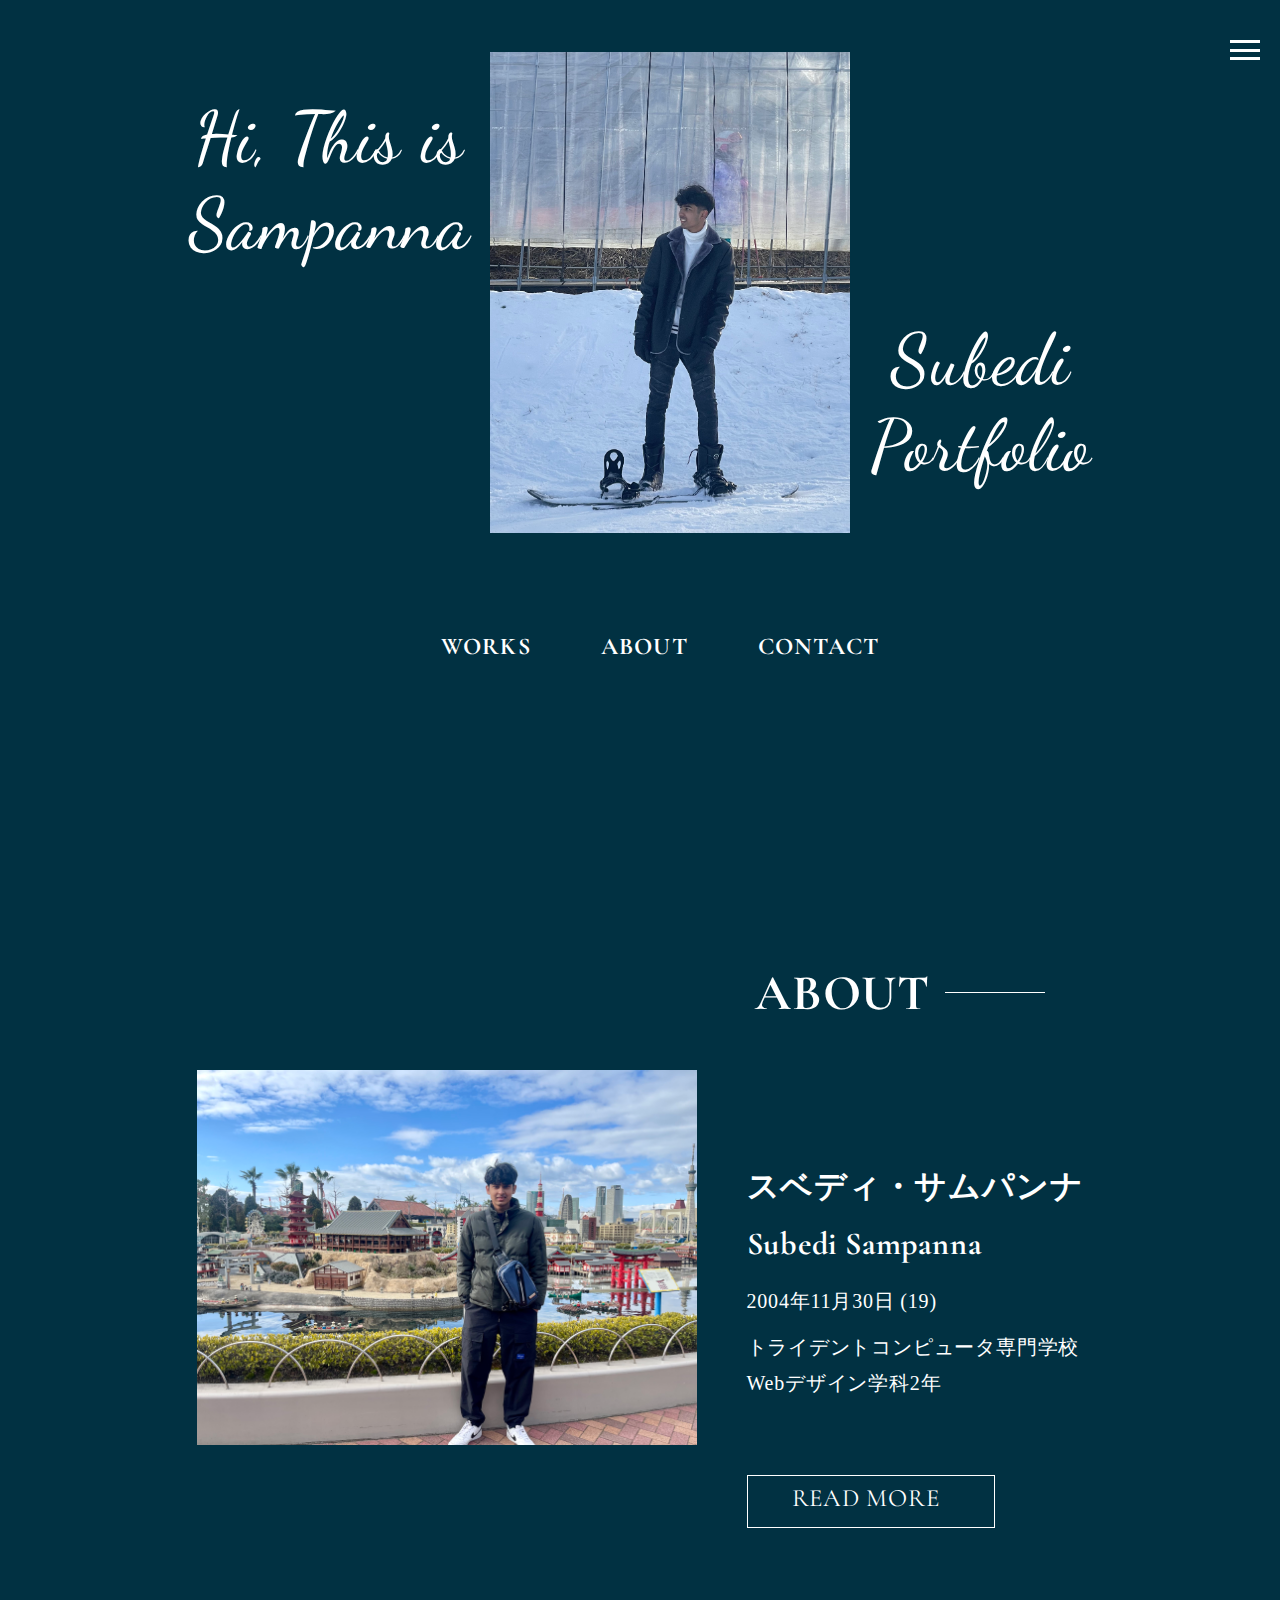
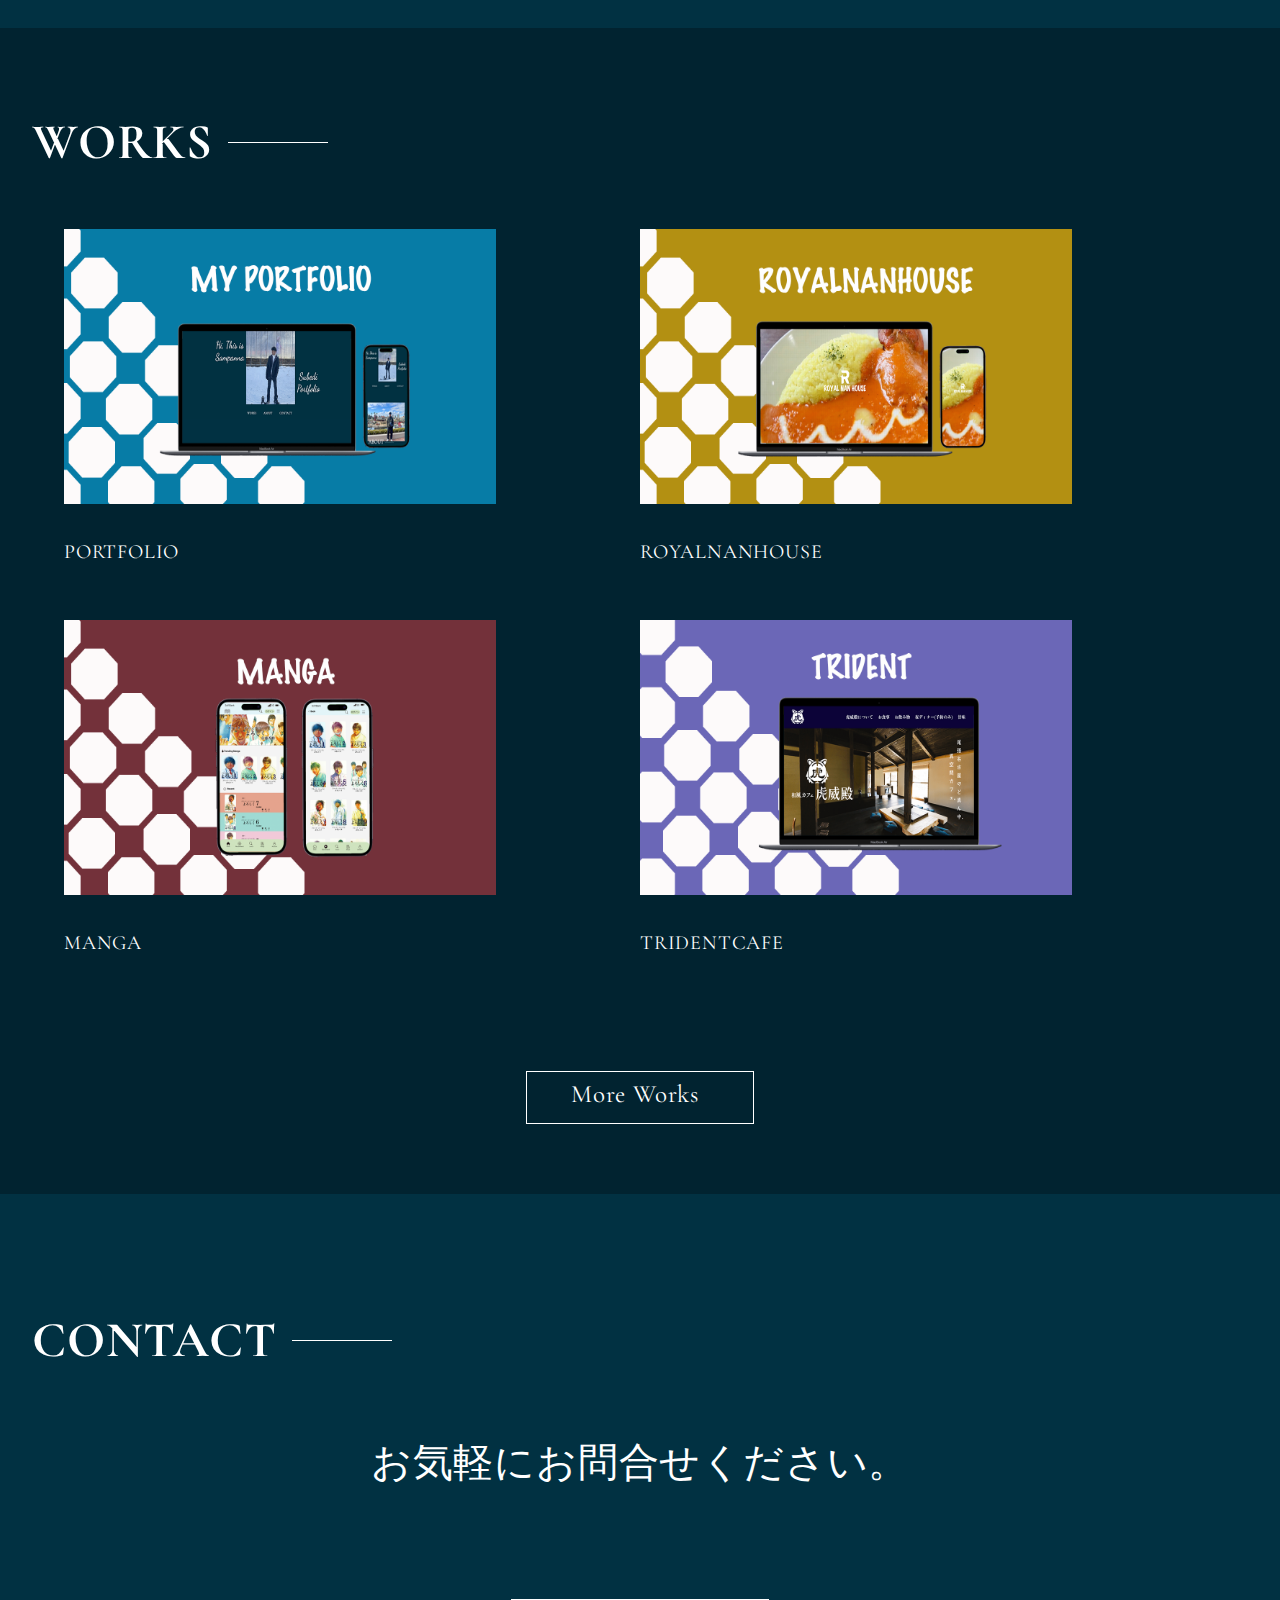
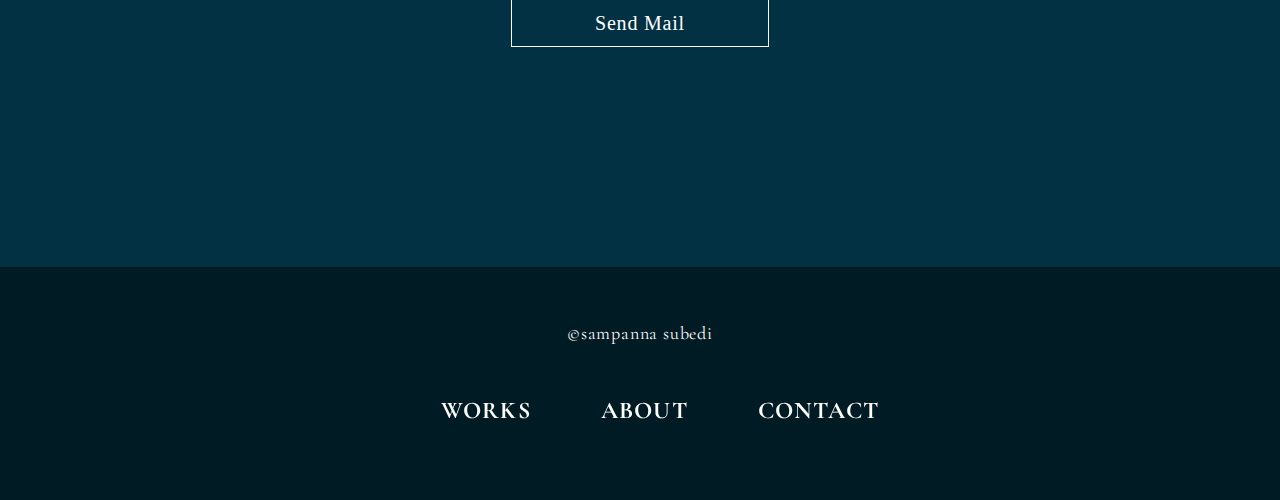
<file: portfolio/index.html>
<!DOCTYPE html>
<html>

<head>
    <meta charset="utf-8">
    <meta name="viewport" content="width=device-width,initial-scale=1.0,user-scalable=no">
    <title>Sampanna'sPortfolio</title>
    <link
        href="https://fonts.googleapis.com/css2?family=Amatic+SC&family=Cormorant+Garamond&family=Dancing+Script&display=swap"
        rel="stylesheet">
    <link href="css/style.css" media="all" rel="stylesheet" type="text/css" />

</head>

<body>
    <div class="wrapper">
        <main class="content">

            <header class="header">
                <div class="header-inner">
                    <p class="header-title">Hi, This is <br>Sampanna</p>
                    <img src="./image/img1.jpeg" alt="Your Image" class="header-image">
                    <p class="header-subtitle">Subedi <br>Portfolio</p>
                </div>
            </header>
            <nav class="gnav">
                <div class="gnav-inner">
                    <ul class="gnav-list">
                        <li class="gnav-item"><a href="#works">WORKS</a></li>
                        <li class="gnav-item"><a href="#about">ABOUT</a></li>
                        <li class="gnav-item"><a href="#contact">CONTACT</a></li>
                    </ul>
                </div>
                <div class="menu-btn" onclick="toggleMenu()">
                    <div class="btn-line"></div>
                    <div class="btn-line"></div>
                    <div class="btn-line"></div>
                </div>
                <nav class="menu">
                    <ul>
                        <li><a href="./index.html">HOME</a></li>
                        <li><a href="./about.html">ABOUT</a></li>
                        <li><a href="./work.html">WORKS</a></li>
                    </ul>
                </nav>
            </nav>

            <section class="about" id="about">
                <div class="about__inner">
                    <div class="about__flex">
                        <img src="./image/img2.jpeg" alt="mypic" class="about__img">
                        <div class="about__info">
                            <h2 class="works__title">ABOUT</h2>
                            <div class="about__info">
                                <dl class="abouts__dl">
                                    <dt class="abouts__dt">スベディ・サムパンナ <br><span class="abouts__eng">Subedi
                                            Sampanna</span></dt>
                                    <dt class="abouts__dd">2004年11月30日 (19)</dt>
                                    <dt class="abouts__dd">トライデントコンピュータ専門学校</dt>
                                    <dt class="abouts__web">Webデザイン学科2年</dt>
                                </dl>
                            </div>

                            <a href="./about.html" class="work__btn btn">READ MORE</a>
                        </div>
                    </div>
                </div>
            </section>


            <section class="works" id="works">
                <h2 class="works__title">WORKS</h2>
                <div class="works__flex">
                    <div class="works__card">
                        <a href="./portfolio.html">
                            <div class="works__box">
                                <img class="works__img" src="./image/portfolio.png" alt="">
                            </div>
                            <p class="works__sub">PORTFOLIO</p>
                        </a>
                    </div>
                    <div class="works__card">
                        <a href="./royalnanhouse.html">
                            <div class="works__box">
                                <img class="works__img" src="./image/royalnanhouse.png" alt="">
                            </div>
                            <p class="works__sub">ROYALNANHOUSE</p>
                        </a>
                    </div>
                    <div class="works__card">
                        <a href="./manga.html">
                            <div class="works__box">
                                <img class="works__img" src="./image/manga.png" alt="">
                            </div>
                            <p class="works__sub">MANGA</p>
                        </a>
                    </div>
                    <div class="works__card">
                        <a href="./cafe.html">
                            <div class="works__box">
                                <img class="works__img" src="./image/cafe.png" alt="">
                            </div>
                            <p class="works__sub">TRIDENTCAFE</p>
                        </a>
                    </div>
                    <a href="./work.html" class="work__btn btn">More Works</a>
            </section>
            <section class="contact" id="contact">
                <h2 class="works__title">CONTACT</h2>
                <p class="contact__text">お気軽にお問合せください。</p>
                <a href="mailto:sampannasubedi9@gmail.com">
                    <p class="contact__link">Send Mail</p>
                </a>
            </section>
        </main>


        <footer class="footer">
            <div class="copyright">&copy;sampanna subedi</div>
            <nav class="gnav1">
                <div class="gnav-inner">
                    <ul class="gnav-list">
                        <li class="gnav-item"><a href="#works">WORKS</a></li>
                        <li class="gnav-item"><a href="#about">ABOUT</a></li>
                        <li class="gnav-item"><a href="#contact">CONTACT</a></li>
                    </ul>
                </div>
            </nav>
        </footer>

    </div>
    <script src="https://ajax.googleapis.com/ajax/libs/jquery/3.5.1/jquery.min.js"></script>
    <script type='text/javascript' src="./js/script.js"></script>
</body>

</html>
</file>
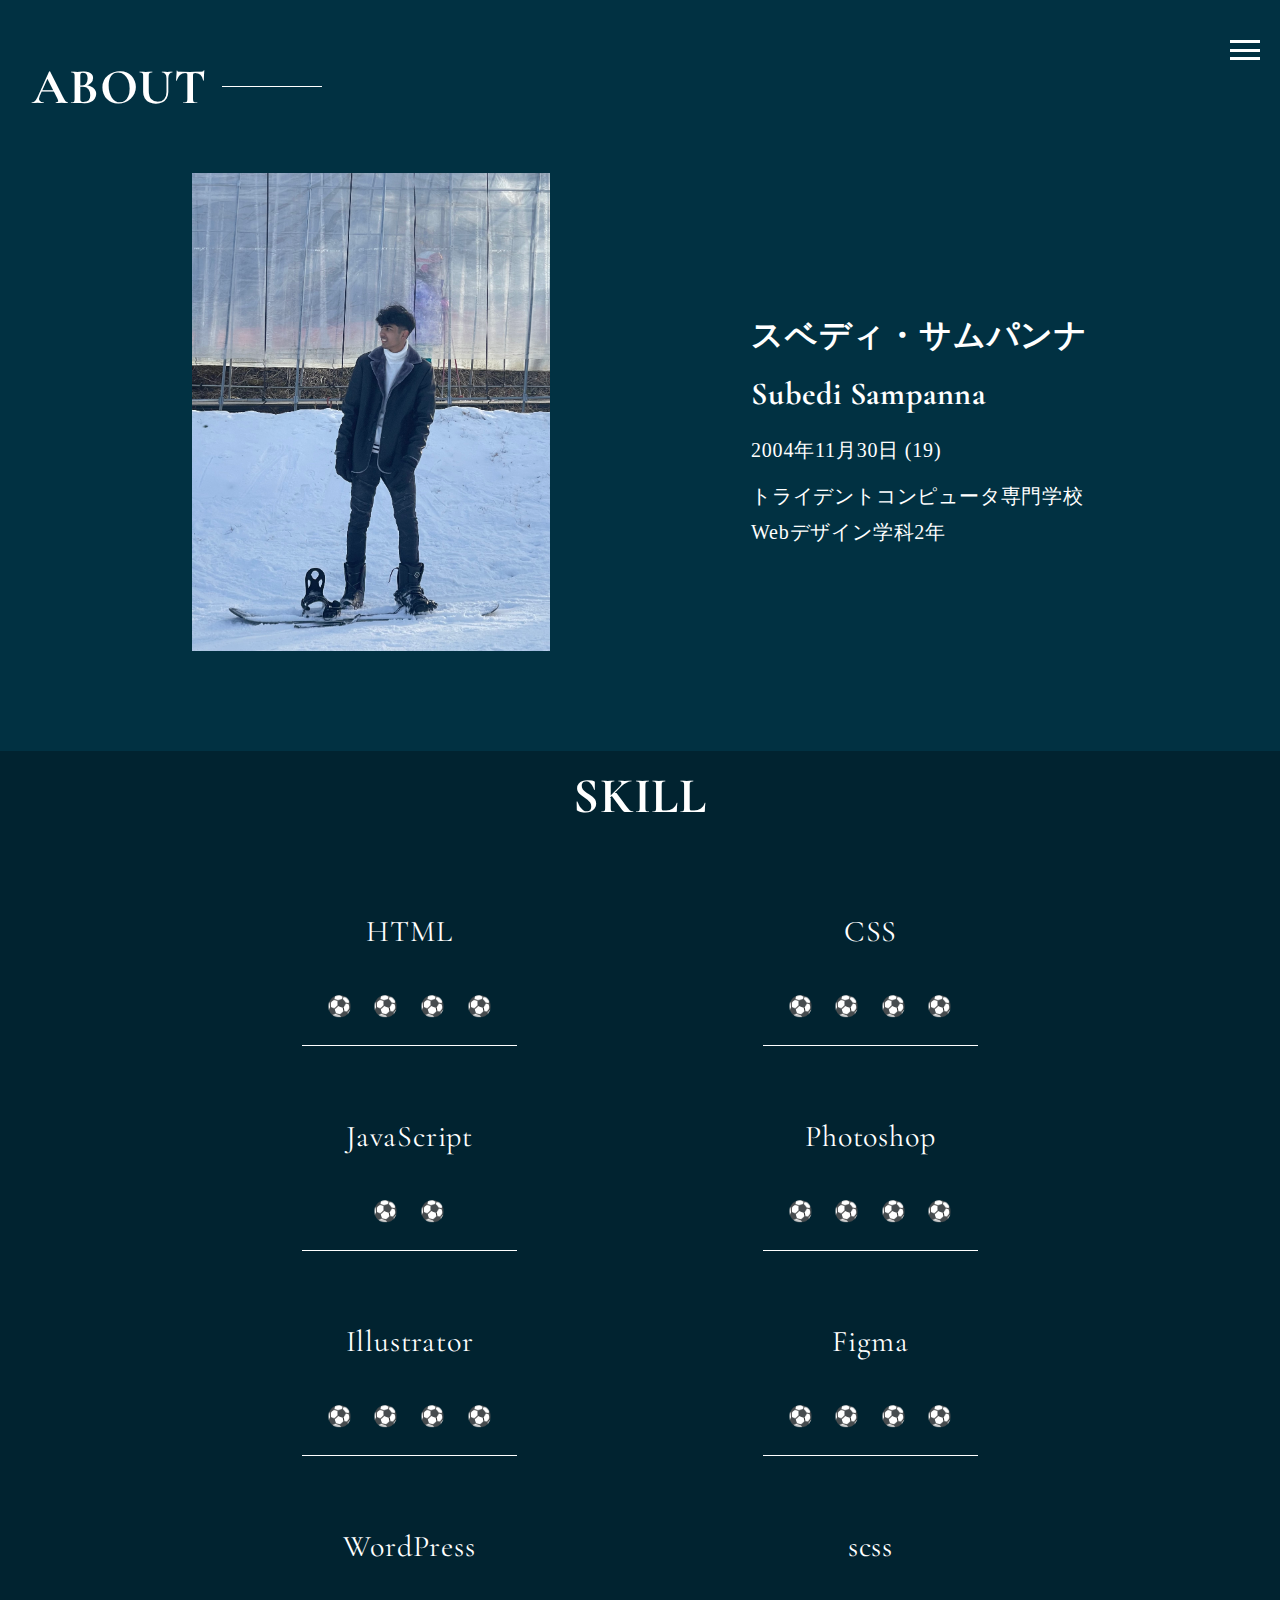
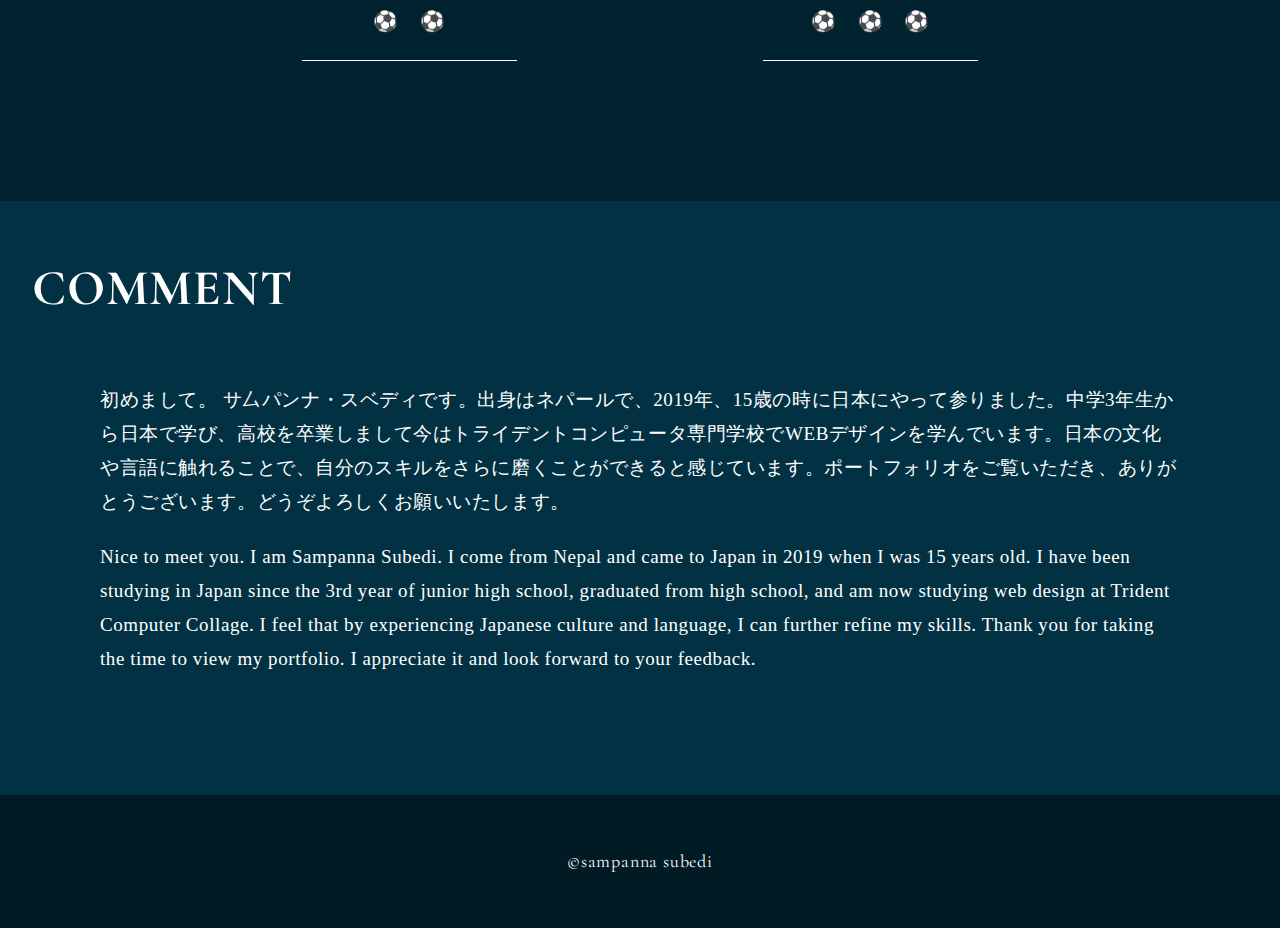
<file: portfolio/about.html>
<!DOCTYPE html>
<html lang="ja">

<head>
    <meta charset="UTF-8">
    <meta http-equiv="X-UA-Compatible" content="IE=edge">
    <meta name="viewport" content="width=device-width, initial-scale=1.0">
    <title>ABOUT | Sampanna'sPortfolio</title>
    <link
        href="https://fonts.googleapis.com/css2?family=Amatic+SC&family=Cormorant+Garamond&family=Dancing+Script&display=swap"
        rel="stylesheet">
    <link href="css/style.css" media="all" rel="stylesheet" type="text/css" />
</head>

<body>
    <div class="menu-btn" onclick="toggleMenu()">
        <div class="btn-line"></div>
        <div class="btn-line"></div>
        <div class="btn-line"></div>
    </div>
    <nav class="menu">
        <ul>
            <li><a href="./index.html">HOME</a></li>
            <li><a href="./about.html">ABOUT</a></li>
            <li><a href="./work.html">WORKS</a></li>
        </ul>
    </nav>
    <section class="abouts">
        <h2 class="works__title">ABOUT</h2>
        <div class="abouts__flex2">
            <img class="abouts__img" src="./image/img1.jpeg" alt="aboutpic">
            <div class="about__info">
                <dl class="abouts__dl">
                    <dt class="abouts__dt">スベディ・サムパンナ <br><span class="abouts__eng">Subedi Sampanna</span></dt>
                    <dt class="abouts__dd">2004年11月30日 (19)</dt>
                    <dt class="abouts__dd">トライデントコンピュータ専門学校 </dt>
                    <dt class="abouts__web">Webデザイン学科2年</dt>
                </dl>
            </div>
        </div>
    </section>
    <section class="skill">
        <h2 class="skill__title">SKILL</h2>
        <div class="skill__width">
            <div class="skill__flex">
                <div class="skill__card">
                    <dl>
                        <dt class="skill__dt">HTML</dt>
                        <dd class="skill__dd">⚽　⚽　⚽　⚽</dd>
                    </dl>
                </div>
                <div class="skill__card">
                    <dl>
                        <dt class="skill__dt">CSS</dt>
                        <dd class="skill__dd">⚽　⚽　⚽　⚽</dd>
                    </dl>
                </div>
                <div class="skill__card">
                    <dl>
                        <dt class="skill__dt">JavaScript</dt>
                        <dd class="skill__dd">⚽　⚽　</dd>
                    </dl>
                </div>
                <div class="skill__card">
                    <dl>
                        <dt class="skill__dt">Photoshop</dt>
                        <dd class="skill__dd">⚽　⚽　⚽　⚽</dd>
                    </dl>
                </div>
                <div class="skill__card">
                    <dl>
                        <dt class="skill__dt">Illustrator</dt>
                        <dd class="skill__dd">⚽　⚽　⚽　⚽</dd>
                    </dl>
                </div>
                <div class="skill__card">
                    <dl>
                        <dt class="skill__dt">Figma</dt>
                        <dd class="skill__dd">⚽　⚽　⚽　⚽</dd>
                    </dl>
                </div>
                <div class="skill__card">
                    <dl>
                        <dt class="skill__dt">WordPress</dt>
                        <dd class="skill__dd">⚽　⚽</dd>
                    </dl>
                </div>
                <div class="skill__card">
                    <dl>
                        <dt class="skill__dt">scss</dt>
                        <dd class="skill__dd">⚽　⚽　⚽</dd>
                    </dl>
                </div>
            </div>
        </div>
    </section>
    <section class="abouts">
        <h2 class="about__title">COMMENT</h2>
        <div class="commentbox">
            <p id="commentText" class="comment__text">初めまして。
                サ厶パンナ・スベディです。出身はネパールで、2019年、15歳の時に日本にやって参りました。中学3年生から日本で学び、高校を卒業しまして今はトライデントコンピュータ専門学校でWEBデザインを学んでいます。日本の文化や言語に触れることで、自分のスキルをさらに磨くことができると感じています。ポートフォリオをご覧いただき、ありがとうございます。どうぞよろしくお願いいたします。
            </p>

            <p id="commentText" class="comment__text">Nice to meet you.
                I am Sampanna Subedi. I come from Nepal and came to Japan in 2019 when I was 15 years old. I have been
                studying in
                Japan since the 3rd year of junior high school, graduated from high school, and am now studying web
                design at
                Trident Computer Collage. I feel that by experiencing Japanese culture and language, I can
                further refine
                my skills. Thank you for taking the time to view my portfolio. I appreciate it and look forward to your
                feedback.
            </p>

        </div>
        </div>
        </div>
    </section>

    <footer class="footer">
        <div class="copyright">&copy;sampanna subedi</div>

    </footer>

    </div>
    <script src="https://ajax.googleapis.com/ajax/libs/jquery/3.5.1/jquery.min.js"></script>
    <script type='text/javascript' src="js/script.js"></script>

</body>

</html>
</file>
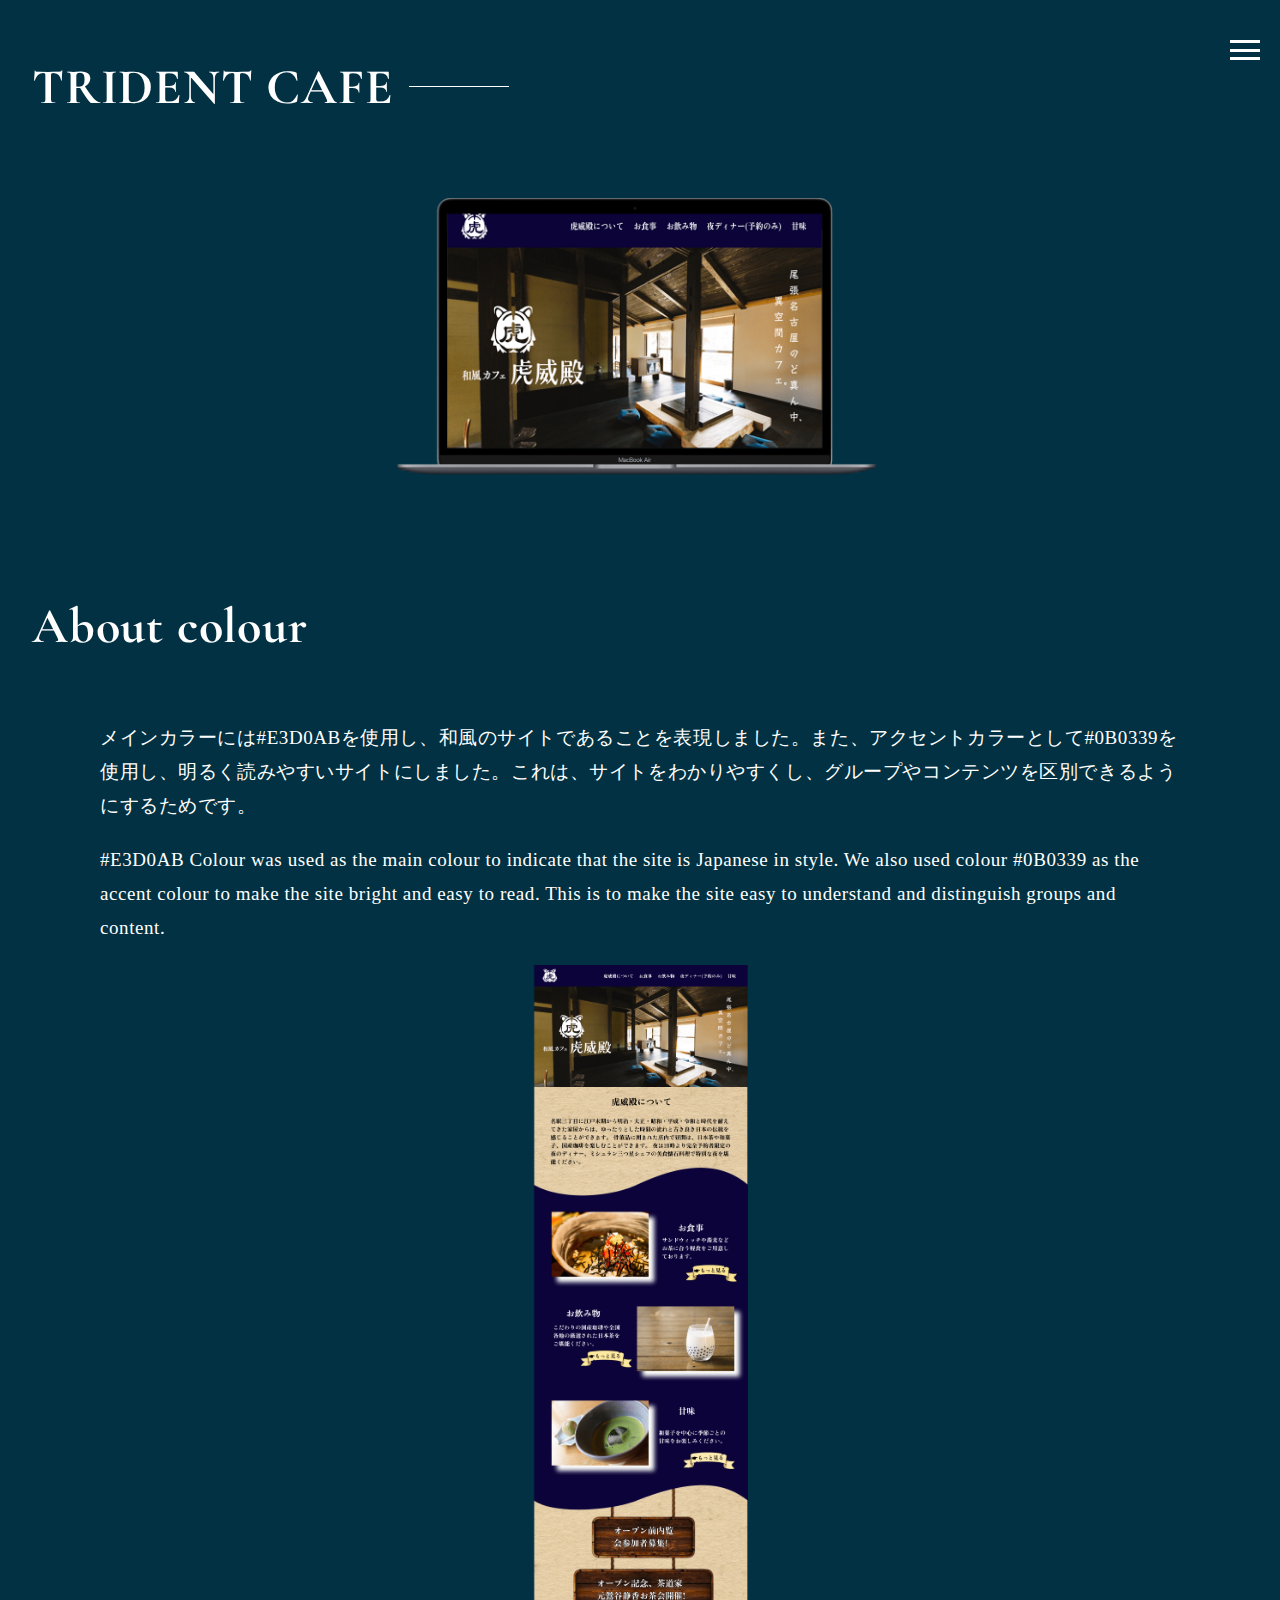
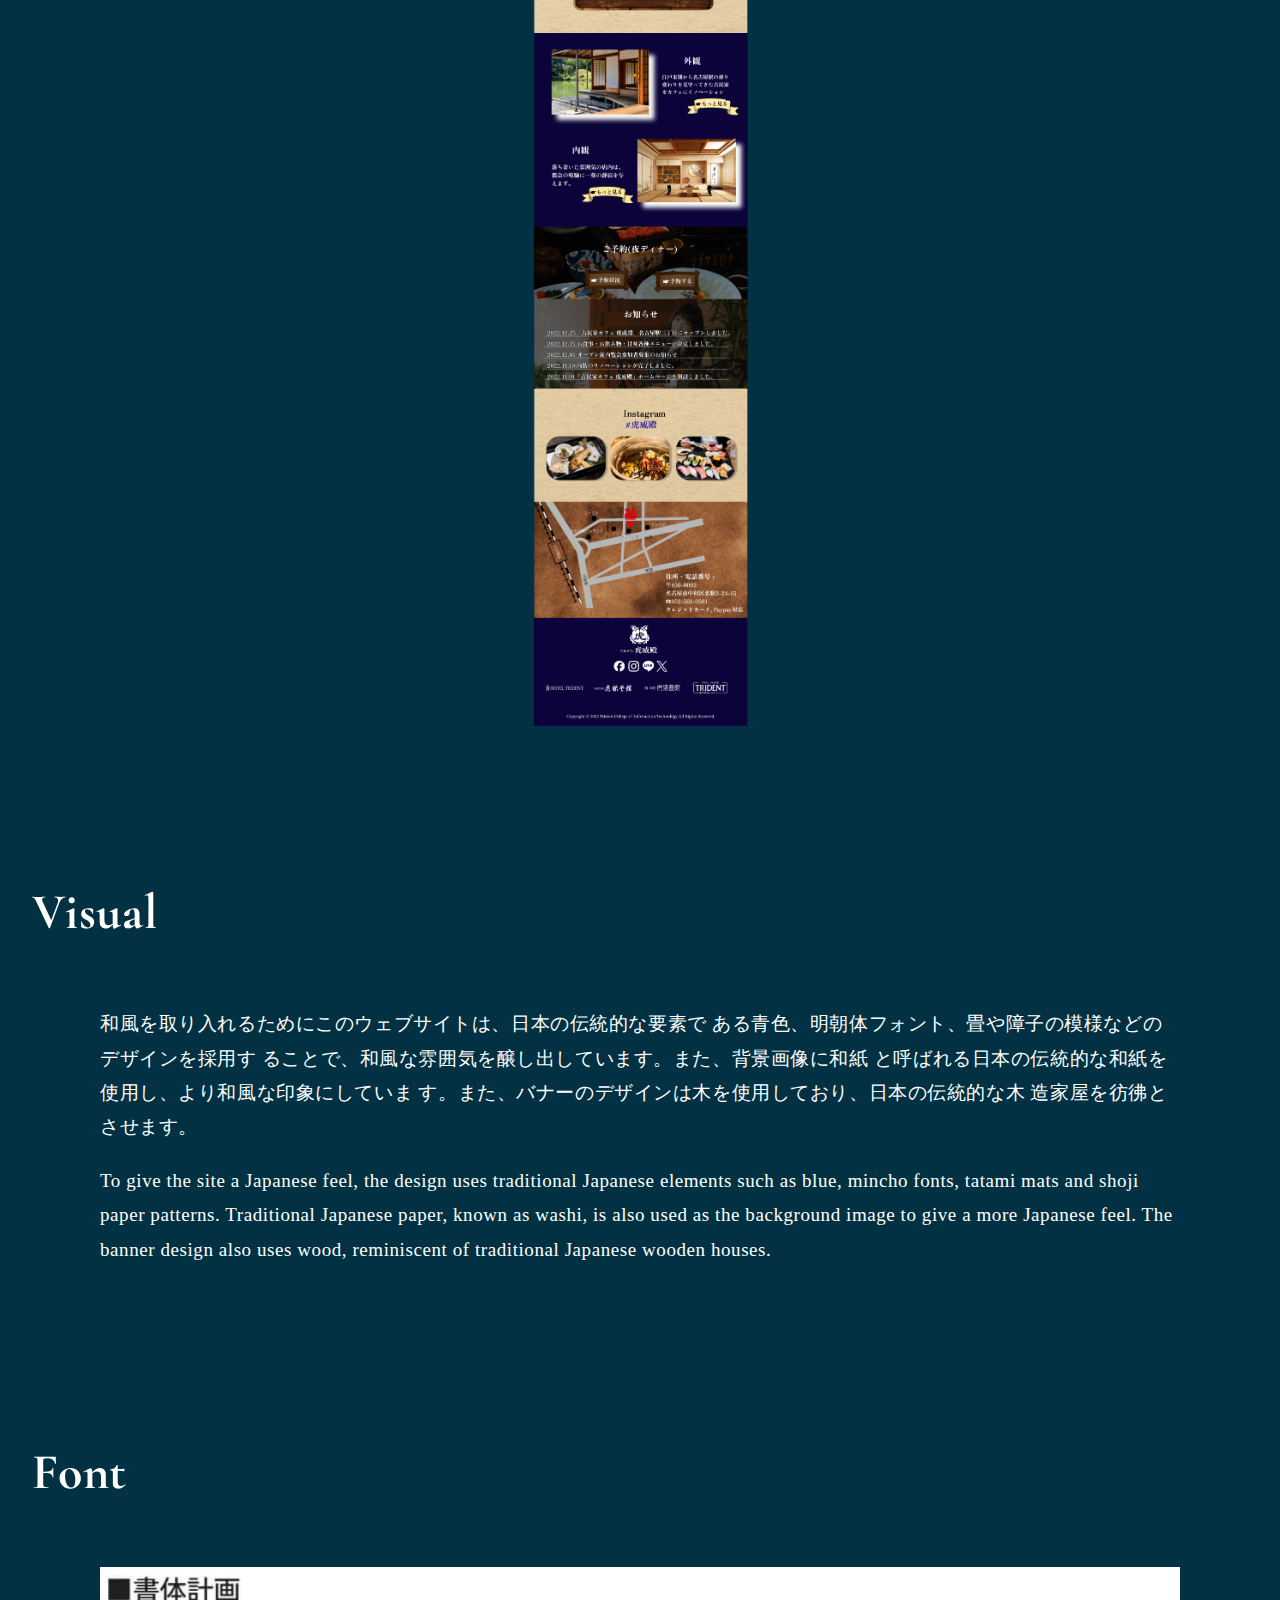
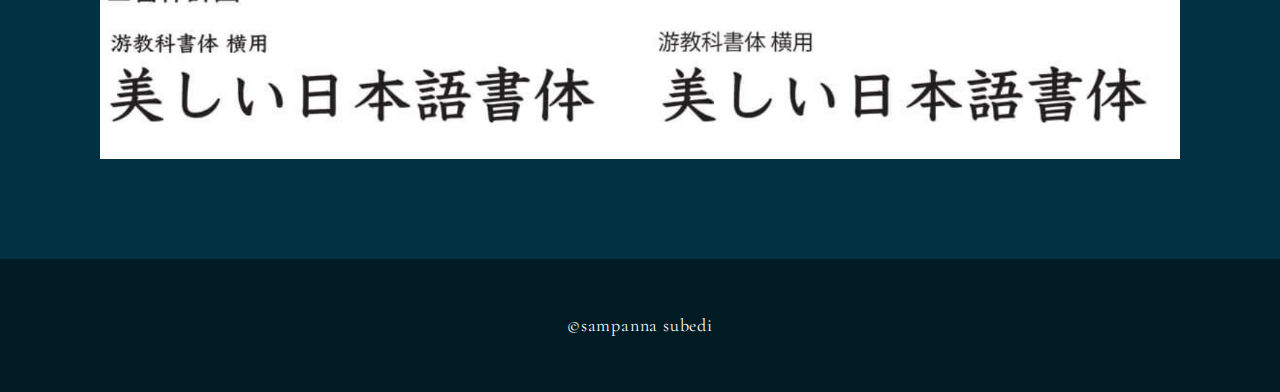
<file: portfolio/cafe.html>
<!DOCTYPE html>
<html lang="ja">

<head>
    <meta charset="UTF-8">
    <meta http-equiv="X-UA-Compatible" content="IE=edge">
    <meta name="viewport" content="width=device-width, initial-scale=1.0">
    <title>CAFE | Sampanna'sPortfolio</title>
    <link
        href="https://fonts.googleapis.com/css2?family=Amatic+SC&family=Cormorant+Garamond&family=Dancing+Script&display=swap"
        rel="stylesheet">
    <link href="css/style.css" media="all" rel="stylesheet" type="text/css" />
</head>

<body>
    <div class="menu-btn" onclick="toggleMenu()">
        <div class="btn-line"></div>
        <div class="btn-line"></div>
        <div class="btn-line"></div>
    </div>
    <nav class="menu">
        <ul>
            <li><a href="./index.html">HOME</a></li>
            <li><a href="./about.html">ABOUT</a></li>
            <li><a href="./work.html">WORKS</a></li>
        </ul>
    </nav>
    <section class="portfolio">
        <h2 class="works__title">TRIDENT CAFE</h2>
        <div class="works__flex">
            <div class="works__card">
                <div class="works__box">
                    <img class="img" src="./image/cafe1.png" alt="">
                </div>
                </a>
            </div>

    </section>
    <section class="abouts">
        <h2 class="about__title">About colour</h2>
        <div class="commentbox">
            <p id="commentText" class="comment__text">
                メインカラーには#E3D0ABを使用し、和風のサイトであることを表現しました。また、アクセントカラーとして#0B0339を使用し、明るく読みやすいサイトにしました。これは、サイトをわかりやすくし、グループやコンテンツを区別できるようにするためです。
            </p>

            <p id="commentText" class="comment__text">
                #E3D0AB Colour was used as the main colour to indicate that the site is Japanese in style. We also used
                colour #0B0339
                as the accent colour to make the site bright and easy to read. This is to make the site easy to
                understand and
                distinguish groups and content.
            </p>
            <img class="img__logo2" src="./image/wafucafe.png" alt="">
        </div>
        <h2 class="about__title">Visual</h2>
        <div class="commentbox">
            <p id="commentText" class="comment__text">
                和風を取り入れるためにこのウェブサイトは、日本の伝統的な要素で ある青色、明朝体フォント、畳や障子の模様などのデザインを採用す ることで、和風な雰囲気を醸し出しています。また、背景画像に和紙
                と呼ばれる日本の伝統的な和紙を使用し、より和風な印象にしていま す。また、バナーのデザインは木を使用しており、日本の伝統的な木 造家屋を彷彿とさせます。
            </p>

            <p id="commentText" class="comment__text">
                To give the site a Japanese feel, the design uses traditional Japanese elements such as blue, mincho
                fonts, tatami mats
                and shoji paper patterns. Traditional Japanese paper, known as washi, is also used as the background
                image to give a
                more Japanese feel. The banner design also uses wood, reminiscent of traditional Japanese wooden houses.
            </p>
        </div>
        <h2 class="about__title">Font</h2>
        <div class="commentbox">
            <img class="img" src="./image/wafu.png" alt="">
        </div>
    </section>
    <footer class="footer">
        <div class="copyright">&copy;sampanna subedi</div>
    </footer>

    </div>
    <script src="https://ajax.googleapis.com/ajax/libs/jquery/3.5.1/jquery.min.js"></script>
    <script type='text/javascript' src="js/script.js"></script>

</body>

</html>
</file>
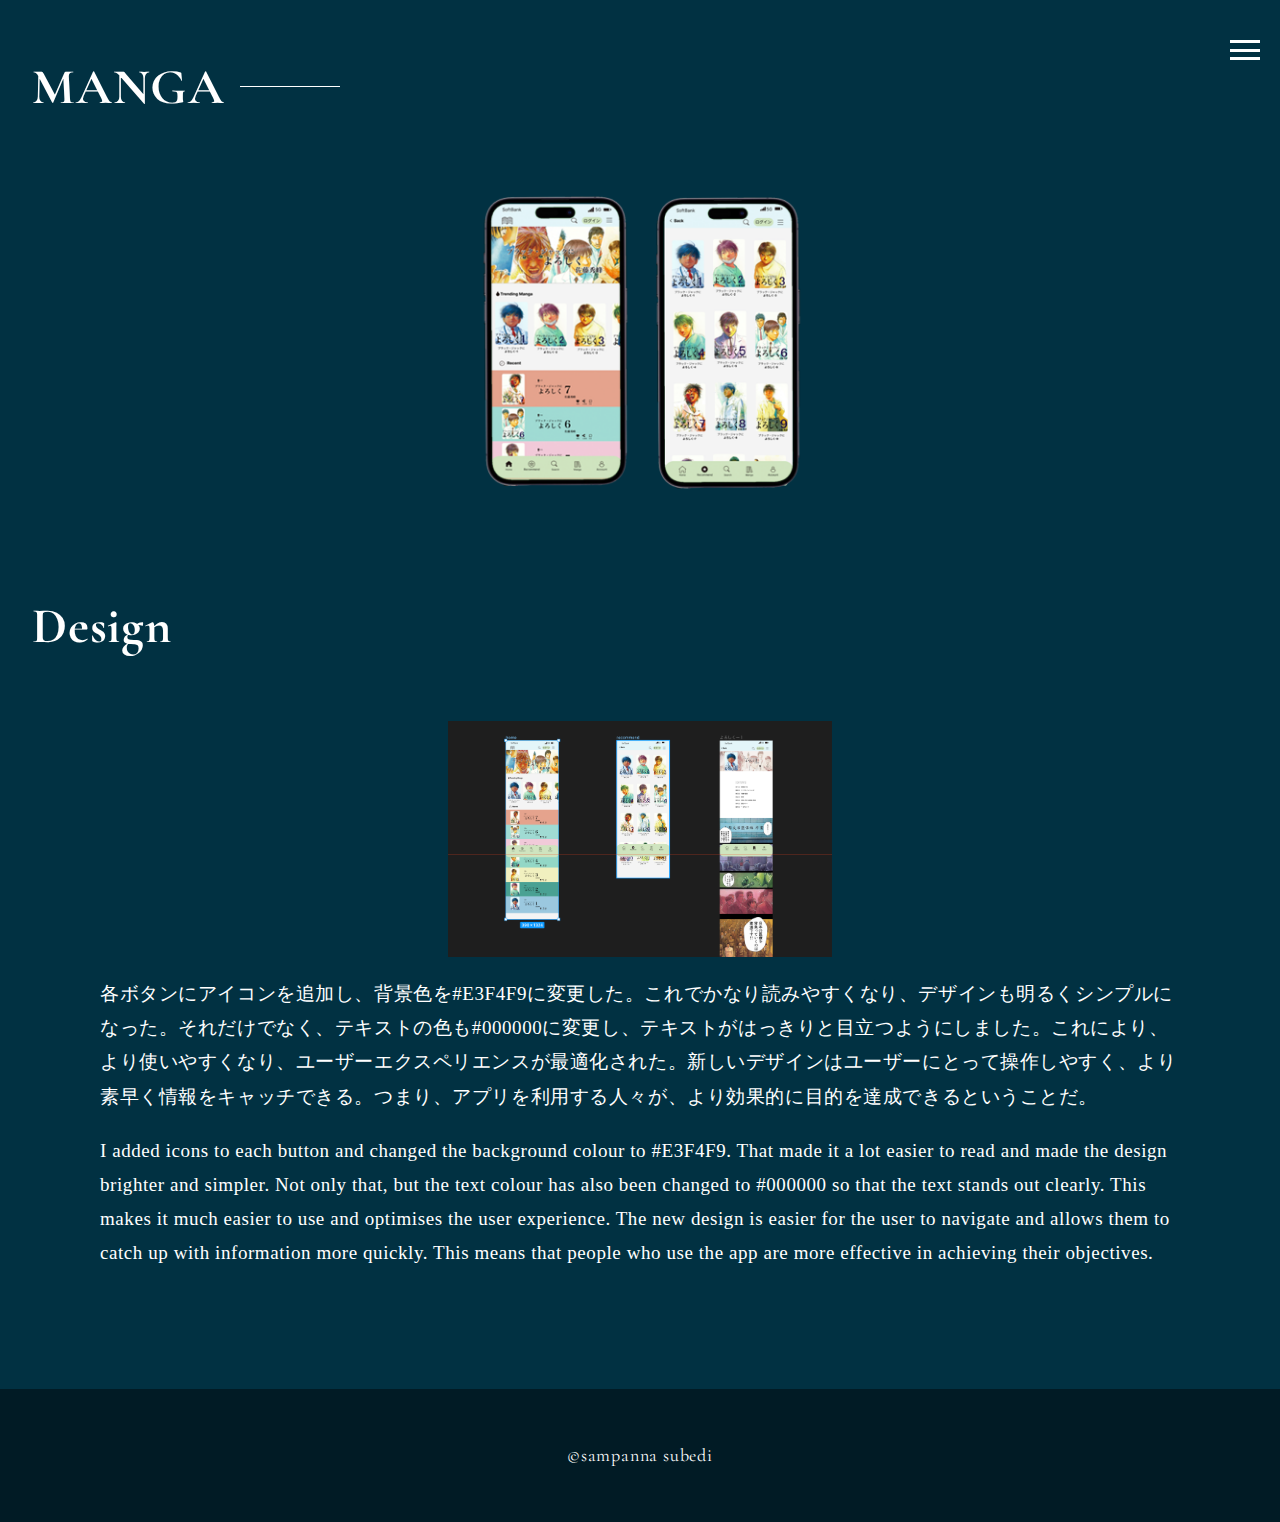
<file: portfolio/manga.html>
<!DOCTYPE html>
<html lang="ja">

<head>
    <meta charset="UTF-8">
    <meta http-equiv="X-UA-Compatible" content="IE=edge">
    <meta name="viewport" content="width=device-width, initial-scale=1.0">
    <title>MANGA | Sampanna'sPortfolio</title>
    <link
        href="https://fonts.googleapis.com/css2?family=Amatic+SC&family=Cormorant+Garamond&family=Dancing+Script&display=swap"
        rel="stylesheet">
    <link href="css/style.css" media="all" rel="stylesheet" type="text/css" />
</head>

<body>
    <div class="menu-btn" onclick="toggleMenu()">
        <div class="btn-line"></div>
        <div class="btn-line"></div>
        <div class="btn-line"></div>
    </div>
    <nav class="menu">
        <ul>
            <li><a href="./index.html">HOME</a></li>
            <li><a href="./about.html">ABOUT</a></li>
            <li><a href="./work.html">WORKS</a></li>
        </ul>
    </nav>
    <section class="portfolio">
        <h2 class="works__title">MANGA</h2>
        <div class="works__flex">
            <div class="works__card">
                <div class="works__box">
                    <img class="img" src="./image/manga1.png" alt="">
                </div>
                </a>
            </div>

    </section>
    <section class="abouts">
        <h2 class="about__title">Design</h2>
        <img class="img__logo" src="./image/manga2.png" alt="">
        <div class="commentbox">
            <p id="commentText" class="comment__text">
                各ボタンにアイコンを追加し、背景色を#E3F4F9に変更した。これでかなり読みやすくなり、デザインも明るくシンプルになった。それだけでなく、テキストの色も#000000に変更し、テキストがはっきりと目立つようにしました。これにより、より使いやすくなり、ユーザーエクスペリエンスが最適化された。新しいデザインはユーザーにとって操作しやすく、より素早く情報をキャッチできる。つまり、アプリを利用する人々が、より効果的に目的を達成できるということだ。
            </p>

            <p id="commentText" class="comment__text">
                I added icons to each button and changed the background colour to #E3F4F9. That made it a lot
                easier to read and made
                the design brighter and simpler. Not only that, but the text colour has also been changed to
                #000000 so that the text
                stands out clearly. This makes it much easier to use and optimises the user experience. The new
                design is easier for the
                user to navigate and allows them to catch up with information more quickly. This means that
                people who use the app are
                more effective in achieving their objectives.
            </p>

        </div>
    </section>
    <footer class="footer">
        <div class="copyright">&copy;sampanna subedi</div>
    </footer>

    </div>
    <script src="https://ajax.googleapis.com/ajax/libs/jquery/3.5.1/jquery.min.js"></script>
    <script type='text/javascript' src="js/script.js"></script>

</body>

</html>
</file>
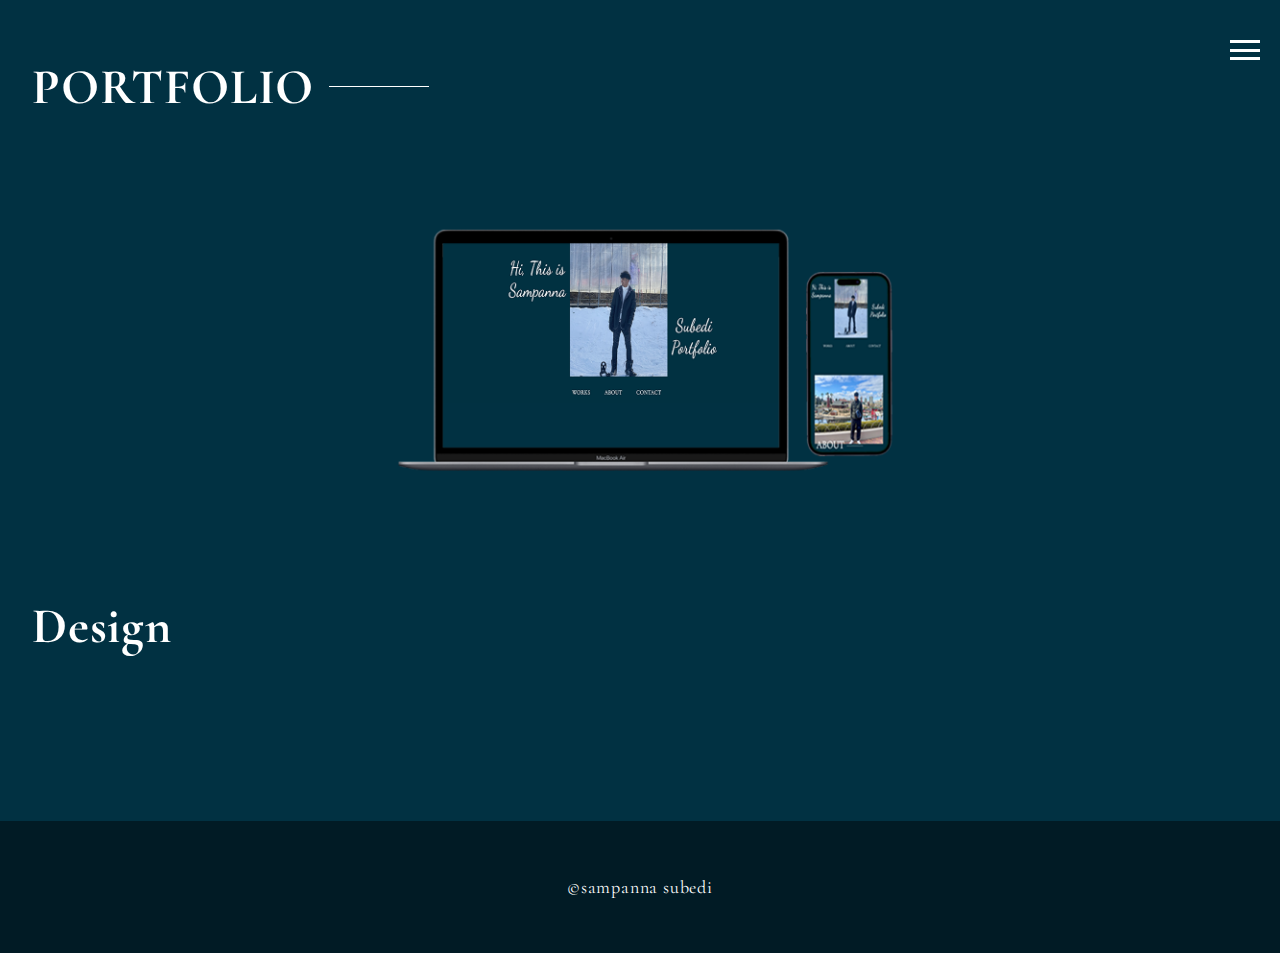
<file: portfolio/portfolio.html>
<!DOCTYPE html>
<html lang="ja">

<head>
    <meta charset="UTF-8">
    <meta http-equiv="X-UA-Compatible" content="IE=edge">
    <meta name="viewport" content="width=device-width, initial-scale=1.0">
    <title>Portfolio | Sampanna'sPortfolio</title>
    <link
        href="https://fonts.googleapis.com/css2?family=Amatic+SC&family=Cormorant+Garamond&family=Dancing+Script&display=swap"
        rel="stylesheet">
    <link href="css/style.css" media="all" rel="stylesheet" type="text/css" />
</head>

<body>
    <div class="menu-btn" onclick="toggleMenu()">
        <div class="btn-line"></div>
        <div class="btn-line"></div>
        <div class="btn-line"></div>
    </div>
    <nav class="menu">
        <ul>
            <li><a href="./index.html">HOME</a></li>
            <li><a href="./about.html">ABOUT</a></li>
            <li><a href="./work.html">WORKS</a></li>
        </ul>
    </nav>
    <section class="portfolio">
        <h2 class="works__title">PORTFOLIO</h2>
        <div class="works__flex">
            <div class="works__card">
                <div class="works__box">
                    <img class="img" src="./image/portfolio1.png" alt="">
                </div>
                </a>
            </div>

    </section>
    <section class="abouts">
        <h2 class="about__title">Design</h2>
        <div class="commentbox">
            <p id="commentText" class="comment__text">
            </p>

            <p id="commentText" class="comment__text">

            </p>

        </div>
    </section>
    <footer class="footer">
        <div class="copyright">&copy;sampanna subedi</div>
    </footer>

    </div>
    <script src="https://ajax.googleapis.com/ajax/libs/jquery/3.5.1/jquery.min.js"></script>
    <script type='text/javascript' src="js/script.js"></script>

</body>

</html>
</file>
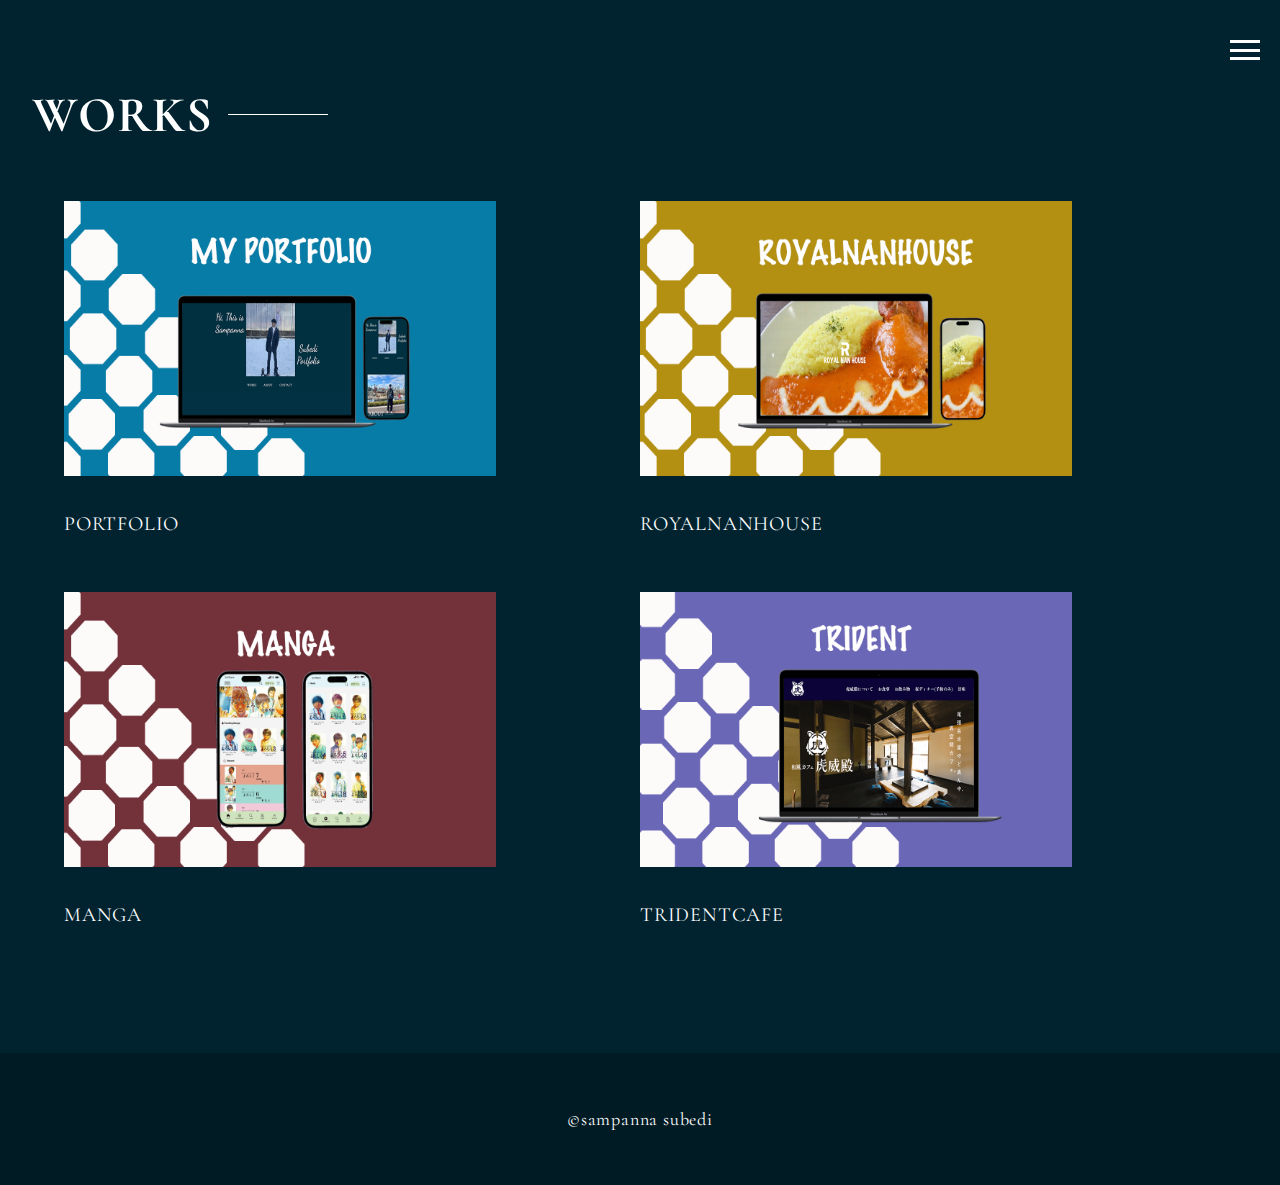
<file: portfolio/work.html>
<!DOCTYPE html>
<html lang="ja">

<head>
    <meta charset="UTF-8">
    <meta http-equiv="X-UA-Compatible" content="IE=edge">
    <meta name="viewport" content="width=device-width, initial-scale=1.0">
    <title>Works | Sampanna'sPortfolio</title>
    <link
        href="https://fonts.googleapis.com/css2?family=Amatic+SC&family=Cormorant+Garamond&family=Dancing+Script&display=swap"
        rel="stylesheet">
    <link href="css/style.css" media="all" rel="stylesheet" type="text/css" />
</head>

<body>
    <div class="menu-btn" onclick="toggleMenu()">
        <div class="btn-line"></div>
        <div class="btn-line"></div>
        <div class="btn-line"></div>
    </div>
    <nav class="menu">
        <ul>
            <li><a href="./index.html">HOME</a></li>
            <li><a href="./about.html">ABOUT</a></li>
            <li><a href="./work.html">WORKS</a></li>
        </ul>
    </nav>
    <section class="works">
        <h2 class="works__title">WORKS</h2>
        <div class="works__flex">
            <div class="works__card">
                <a href="./portfolio.html">
                    <div class="works__box">
                        <img class="works__img" src="./image/portfolio.png" alt="">
                    </div>
                    <p class="works__sub">PORTFOLIO</p>
                </a>
            </div>
            <div class="works__card">
                <a href="./royalnanhouse.html">
                    <div class="works__box">
                        <img class="works__img" src="./image/royalnanhouse.png" alt="">
                    </div>
                    <p class="works__sub">ROYALNANHOUSE</p>
                </a>
            </div>
            <div class="works__card">
                <a href="./manga.html">
                    <div class="works__box">
                        <img class="works__img" src="./image/manga.png" alt="">
                    </div>
                    <p class="works__sub">MANGA</p>
                </a>
            </div>
            <div class="works__card">
                <a href="./cafe.html">
                    <div class="works__box">
                        <img class="works__img" src="./image/cafe.png" alt="">
                    </div>
                    <p class="works__sub">TRIDENTCAFE</p>
                </a>
            </div>
    </section>
    <footer class="footer">
        <div class="copyright">&copy;sampanna subedi</div>
    </footer>

    </div>
    <script src="https://ajax.googleapis.com/ajax/libs/jquery/3.5.1/jquery.min.js"></script>
    <script type='text/javascript' src="js/script.js"></script>

</body>

</html>
</file>
<file: portfolio/css/style.css>
body {
  width: 100%;
  margin: 0;
  font-family: "Cormorant Garamond", "Helvetica Neue", Arial, "Hiragino Kaku Gothic ProN", "Hiragino Sans", Meiryo, sans-serif;
  background-color: #013142;
  font-size: 14px;
  line-height: 1.8;
  letter-spacing: .8px;
  color: #fff;
}

.menu-btn {
  position: fixed;
  top: 40px;
  right: 20px;
  z-index: 9999;
  display: flex;
  flex-direction: column;
  justify-content: space-between;
  width: 30px;
  height: 20px;
  cursor: pointer;
  color: white;
  transition: all 0.3s ease;
}

.menu-btn.active .btn-line:nth-child(1) {
  transform: translateY(8px) rotate(45deg);
}

.menu-btn.active .btn-line:nth-child(2) {
  opacity: 0;
}

.menu-btn.active .btn-line:nth-child(3) {
  transform: translateY(-8px) rotate(-45deg);
}

.menu ul li {
  position: relative;
}

.menu ul li::before,
.menu ul li::after {
  content: '';
  /* Empty content initially */
  position: absolute;
  top: 50%;
  transform: translateY(-50%);
  width: 0;
  height: 0;
  border-style: solid;
  opacity: 0;
  transition: opacity 0.3s ease;
}

.menu ul li:hover::before {
  border-width: 10px 0 10px 10px;
  border-color: transparent transparent transparent #fff;
  /* White arrow pointing to the left */
  left: -20px;
  opacity: 1;
}

.menu ul li:hover::after {
  border-width: 10px 10px 10px 0;
  border-color: transparent #fff transparent transparent;
  /* White arrow pointing to the right */
  right: -20px;
  opacity: 1;
}

.btn-line {
  width: 100%;
  height: 3px;
  background-color: #fff;
  transition: all 0.3s ease;
}

.menu {
  position: fixed;
  top: 0;
  right: -100%;
  /* Initially off the screen */
  width: 100%;
  /* Full width */
  height: 100%;
  /* Full height */
  background-color: rgba(0, 0, 0, 0.5);
  /* Semi-transparent black background */
  backdrop-filter: blur(5px);
  /* Apply blur effect */
  text-align: center;
  display: flex;
  flex-direction: column;
  justify-content: center;
  align-items: center;
  transition: right 0.3s ease;
  /* Slide animation */
  z-index: 9998;
  /* Ensure menu appears above other content */
}

.menu.active {
  right: 0;
  /* Slide in from the right when active */
}

.menu ul {
  list-style: none;
  padding: 0;
  opacity: 0;
  /* Initial opacity for fade-in animation */
  animation: fadeIn 0.3s ease forwards;
  /* Fade-in animation */
}

.menu.active ul {
  opacity: 1;
  /* Fade in when active */
}

.menu li {
  padding: 15px;
  opacity: 0;
  /* Initial opacity for fade-in animation */
  animation: fadeIn 0.3s ease forwards;
  /* Fade-in animation */
}

.menu.active li {
  opacity: 1;
  /* Fade in when active */
}

.menu li a {
  text-decoration: none;
  color: #fff;
  font-size: 30px;
}

@keyframes fadeIn {
  from {
    opacity: 0;
  }

  to {
    opacity: 1;
  }
}

a {
  transition: opacity .3s;
  text-decoration: none;
  color: #333;
}

img {
  max-width: 100%;
  height: auto;
  vertical-align: bottom;
  border-style: none;
}

.img__logo {
  max-width: 30%;
  height: auto;
  border-style: none;
  margin-left: auto;
  margin-right: auto;
  display: block;
}

.img__logo2 {
  max-width: 20%;
  height: auto;
  border-style: none;
  margin-left: auto;
  margin-right: auto;
  display: block;
}

ul,
li {
  list-style: none;
}

.pc-only {
  display: block;
}

.sp-only {
  display: none;
}

.section {
  padding: 100px 0;
}

.inner {
  max-width: 1340px;
  margin: 0 auto;
  padding: 0 40px;
}

.lead {
  margin-bottom: 30px;
}

.header {
  display: flex;
  align-items: center;
  justify-content: center;
  height: 65vh;
  text-align: center;
}

.header-inner {
  padding: 0 40px;
  display: flex;
  align-items: center;
  justify-content: center;
}

.header-title {
  font-family: "Dancing Script", cursive;
  font-size: 72px;
  line-height: 1.2;
  margin-top: -150px;
  color: #fff;
}

.header-image {
  max-width: 30%;
  min-width: 20%;
  margin-right: 20px;
  margin-left: 20px;

}

.header-subtitle {
  font-family: "Dancing Script", cursive;
  font-size: 72px;
  line-height: 1.2;
  margin-bottom: -150px;
  color: #fff;
}

.sub-header {
  display: flex;
  padding: 20px 0 10px;
  text-align: center;
}

.sub-header-inner {
  padding: 0 40px;
}

.sub-header-title {
  font-family: "Dancing Script", cursive;
  font-size: 40px;
  line-height: 1.2;
  margin-bottom: 5px;

}

.sub-header-subtitle {
  font-family: "Amatic SC", cursive;
  font-size: 16px;
  line-height: 1;
  letter-spacing: .08em;
}

.gnav {
  position: sticky;
  top: 0;
  z-index: 1;
  width: 100%;
  background-color: #013142;
}

.gnav1 {
  position: sticky;
  top: 0;
  z-index: 1;
  width: 100%;
}

.gnav-inner {
  padding: 10px 20px;
}

.gnav-list {
  display: flex;
  justify-content: center;
  margin-top: 40px;
}

.gnav-item {
  margin: 0 20px;

}

.gnav-item a {
  position: relative;
  font-size: 24px;
  font-weight: bold;
  line-height: 1;
  padding: 10px 15px;
  transition: .3s;
  letter-spacing: .05em;
  color: #fff;
}

.gnav-item a:hover {
  opacity: .8;
}

.gnav-item a:after {
  content: "";
  position: absolute;
  left: 50%;
  bottom: 0;
  width: 0;
  height: 2px;
  background-color: #fff;
  /* Initial color */
  transition: width 0.3s ease-in-out, left 0.3s ease-in-out, background-color 0.3s ease-in-out;
  /* Added background-color transition */
}

.gnav-item a:hover:after {
  width: 100%;
  left: 0;
  /* New color when hovered over */
}

.about {
  margin-top: 100px;
  margin-bottom: 100px;
}

.about__title {
  font-size: 3.125rem;
  margin-right: 9.375rem;
  align-items: center;
  display: flex;
  justify-content: flex-start;
  max-width: 1300px;
  width: 95%;
  margin-left: auto;
  margin-right: auto;
  margin-bottom: 3.125rem;
  color: #fff;
}

.about__inner {
  max-width: 1200px;
  width: 84.375%;
  margin-left: auto;
  margin-right: auto;
  position: relative;
  /* Add position relative to position the button */
}

.about__flex {
  display: flex;
  flex-wrap: wrap;
  align-items: center;
  justify-content: center;
}

.about__img {
  max-height: 610px;
  margin-bottom: -200px;
  margin-right: 50px;
  width: 500px;
  -o-object-fit: cover;
  object-fit: cover;
}

.about__info {
  margin-top: 120px;
}

.about__title::before {
  top: -50px;
  right: 115px;
  font-family: Optima;
  font-size: 65px;
  color: #fff;
  display: block;
  position: absolute;
  z-index: -1;
}

.about__text {
  letter-spacing: 0.03em;
  font-size: 19px;
  line-height: 1.8;
  margin-top: 30px;
  font-family: "Times New Roman", Times, serif;
}

.about__text span {
  display: inline-block
}

.about__btn {
  display: inline-block;
  font-size: 12px;
  /* Adjust the font size */
  font-family: "Cormorant Garamond", "Helvetica Neue", Arial, "Hiragino Kaku Gothic ProN", "Hiragino Sans", Meiryo, sans-serif;
  padding: 6px 10px;
  /* Adjust padding */
  border: solid 1px #fff;
  color: #fff;
  transition: all 0.3s ease;
  margin-right: 5px;
  /* Adjust margin to make it closer to the h2 */
}

.about__btn:hover {
  background-color: #012330;
  color: #fff;
}

.abouts__flex2 {
  width: 70%;
  margin-left: auto;
  margin-right: auto;
  display: flex;
  flex-wrap: wrap;
  justify-content: space-between;
}

.abouts__img {
  width: 40%;
}

.abouts__profil {
  width: 50%;
}

.abouts__dt {
  font-size: 32px;
  font-weight: bold;
  font-family: "Times New Roman", Times, serif;
}

.abouts__dt::after {
  background-color: #fff;
  content: "";
  height: 1px;
  width: 100px;
  margin-left: 15px;
}

.abouts__dd {
  font-family: "Times New Roman", Times, serif;
  font-size: 1.25rem;
  margin-top: 10px;
}

.abouts__eng {
  font-family: "Cormorant Garamond", "Helvetica Neue", Arial, "Hiragino Kaku Gothic ProN", "Hiragino Sans", Meiryo, sans-serif;
}

.abouts__year {
  font-size: 3.125rem;
  font-weight: bold;
  font-family: "Times New Roman", Times, serif;
}

.abouts__year::after {
  background-color: #fff;
  content: "";
  height: 1px;
  width: 100px;
  margin-left: 15px;
}

.abouts__about {
  font-size: 1.25rem;
  margin-top: 3.125rem;
  padding-top: 3.125rem;
  padding-bottom: 3.125rem;
  border-top: #fff 1px solid;
  border-bottom: #fff 1px solid;
}

.abouts__web {
  font-size: 1.25rem;
  font-family: "Times New Roman", Times, serif;
}

.comment__text {
  letter-spacing: 0.03em;
  font-size: 19px;
  line-height: 1.8;
  margin-top: 20px;
  font-family: "Times New Roman", Times, serif;
}

.commentbox {
  padding: 100px;
  padding-top: 0;
}

.skill {
  width: 100%;
  height: 100vh;
  margin-top: 6.25rem;
  padding-bottom: 150px;
  background-color: #012330;
}

.skill__width {
  width: 60%;
  display: block;
  margin-left: auto;
  margin-right: auto;
}

.skill__title {
  font-size: 3.125rem;
  margin-right: 9.375rem;
  align-items: center;
  max-width: 1300px;
  width: 95%;
  margin-left: auto;
  margin-right: auto;
  margin-bottom: 3.125rem;
  text-align: center;
}

.skill__flex {
  display: flex;
  flex-wrap: wrap;
  justify-content: space-between;
  align-items: center;
}

.skill__card {
  width: 40%;
  text-align: center;
}

.skill__dt {
  font-size: 1.875rem;
  margin-bottom: 1.875rem;
}

.skill__dd {
  font-size: 1.25rem;
  padding-bottom: 1.25rem;
  margin-bottom: 3.125rem;
  border-bottom: 1px solid #fff;
  width: 70%;
  display: block;
  margin-right: auto;
  margin-left: auto;
}

.works {
  width: 100%;
  padding-top: 2em;
  padding-bottom: 5em;
  background-color: #012330;
}

.works__title {
  font-size: 3.125rem;
  margin-right: 9.375rem;
  align-items: center;
  display: flex;
  justify-content: flex-start;
  max-width: 1300px;
  width: 95%;
  margin-left: auto;
  margin-right: auto;
  color: #fff;
}

.works__title::after {
  background-color: #fff;
  height: 1px;
  width: 100px;
  content: "";
  margin-left: 15px;
}

.works__flex {
  display: flex;
  flex-wrap: wrap;
  justify-content: center;
  max-width: 1300px;
  margin: 0 auto;
}

.works__card {
  width: 45%;
  margin-bottom: 1.875rem;
  align-items: center;
}

.works__box {
  overflow: hidden;
  align-items: center;
}

.works__img {
  width: 75%;
  height: 275px;
  display: block;
  transition: transform 1s;
  align-items: center;
}

.works__img:hover {
  transform: scale(1.2);
}

.works__about {
  color: #fff;
}

.works__sub {
  font-size: 1.25rem;
  margin-top: 1.875rem;
  color: #fff;
}

.works__text {
  font-size: 0.9375rem;
  color: #fff;
}

.works__item {
  display: flex;
  justify-content: center;
  align-items: center;
  font-size: 50px;
  font-weight: bold;
  color: #fff;
  background-color: #013142;
  text-align: center;
}

.work__btn {
  display: inline-block;
  font-size: 25px;
  font-family: "Cormorant Garamond", "Helvetica Neue", Arial, "Hiragino Kaku Gothic ProN", "Hiragino Sans", Meiryo, sans-serif;
  margin-top: 60px;
  padding: 0 54px 6px 44px;
  border: solid 1px #fff;
  color: #fff;
  transition: all 0.3s ease;
}

.work__btn:hover {
  background-color: #013142;
  color: #fff;
}

.contact {
  padding-top: 3.75rem;
  padding-bottom: 12.5rem;
}

.contact__title::after {
  content: "";
  height: 1px;
  width: 100px;
  margin-left: 15px;
}

.contact__text {
  text-align: center;
  font-size: 2.5rem;
  font-family: "Times New Roman",
    Times,
    serif;
}

.contact__link {
  font-family: "Times New Roman",
    Times,
    serif;
  text-align: center;
  font-size: 1.25rem;
  padding-top: 0.3125rem;
  padding-bottom: 0.3125rem;
  border: #fff 1px solid;
  width: 20%;
  display: block;
  margin-left: auto;
  margin-right: auto;
  margin-top: 6.25rem;
  color: #fff;
  transition: background-color 0.3s;
}

.contact__link:hover {
  background-color: #012330;
}

.footer {
  padding: 50px;
  background-color: #011b25;
}

.copyright {
  font-size: 18px;
  text-align: center;
  color: #fff;
}

.logo {
  width: 20%;
  height: auto;
  vertical-align: bottom;
  border-style: none;
}

@media screen and (max-width: 768px) {
  body {
    font-size: 13px;
    line-height: 1.7;
  }


  .title {
    font-size: 26px;
    margin-bottom: 20px;
  }

  .section {
    padding: 60px 0;
  }

  .inner {
    padding: 0 20px;
  }


  .header {
    height: 300px;
  }

  .header-inner {
    padding: 0 20px;
  }

  .header-title {
    font-size: 30px;
    margin-bottom: 10px;
  }

  .header-subtitle {
    font-size: 30px;
    margin-bottom: 10px;

  }

  .header-image {
    max-width: 50%;
    min-width: 20%;
    margin-right: 20px;
    border: #000000 2em;

  }

  .gnav-item {
    margin: auto;

  }

  .gnav-inner {
    padding: 10px 10px;
  }

  .gnav-list {
    display: flex;
    justify-content: center;
    margin-top: 2px;
  }

  .gnav-item a {
    margin-top: 2px;
    font-size: 15px;
    text-align: center;
  }

  /* Works */
  .works__title {
    font-size: 26px;
    margin-bottom: 10px;
  }

  .about__title {
    font-size: 26px;
    margin-bottom: 10px;
  }

  .works__flex {
    flex-direction: column;
    /* Stack items vertically on smaller screens */
    align-items: center;
    /* Center align items */
    justify-content: center;
  }

  .works__card {
    align-items: center;
  }

  .works__card {
    width: 75%;
    align-items: center;
    /* Adjust width for full width on smaller screens */
  }

  .works__title::after {
    margin-top: 10px;
    /* Adjust spacing for smaller screens */
  }

  .works__img {
    width: 100%;
    height: 200px;
  }

  .contact__title::after {
    background-color: #000;
    /* 横線の色 */
    content: "";
    height: 1px;
    /* 横線の高さ */
    width: 50px;
    /* 横線の長さ */
    margin-left: 15px;
  }

  .contact__text {
    font-size: 1.25rem;

  }

  .contact__link {
    width: 40%;
    font-size: 0.9375rem;
    margin-top: 3.125rem;
  }

  /* About */
  .profile {
    display: block;
  }

  .profile-img {
    width: 150px;
    margin: 0 auto;
    margin-bottom: 25px;
  }

  .profile-body p:not(:last-child) {
    margin-bottom: 20px;
  }

  .abouts__title {

    font-size: 1.875rem;
  }

  .abouts__title::after {
    /* 横線の色 */
    content: "";
    height: 1px;
    /* 横線の高さ */
    width: 50px;
    /* 横線の長さ */
    margin-left: 15px;
  }

  .abouts__flex2 {
    width: 90%;
  }

  .abouts__year {
    text-align: center;
  }

  .abouts__flex {
    display: block;
    margin-left: auto;
    margin-right: auto;
  }

  .abouts__card {
    width: 100%;
  }

  .abouts__about {
    margin-top: 1.25rem;
    margin-bottom: 3.125rem;
    height: 200px;
  }

  .about__info {
    margin-top: px;
  }

  .abouts__item {
    height: auto;
  }

  .abouts__img {
    width: 100%;
  }

  .abouts__dt {
    font-size: 18px;
  }

  .abouts__eng {
    font-size: 18px;
  }

  .abouts__dd {
    font-size: 0.9375rem;
  }

  .abouts__web {
    font-size: 0.9375rem;
  }

  .about__text1 {
    font-size: 0.9375rem;
  }

  .commentbox {
    padding: 30px;
  }

  .skill {
    height: auto;
  }

  .skill__title {
    font-size: 1.875rem;
  }

  .skill__width {
    width: 80%;
  }

  .skill__dt {
    font-size: 1.25rem;
  }


  /* フッター */
  .footer {
    padding: 20px;
  }

  .img__logo {
    max-width: 50%;
    height: auto;
    border-style: none;
    margin-left: auto;
    margin-right: auto;
    display: block;
  }
}
</file>
